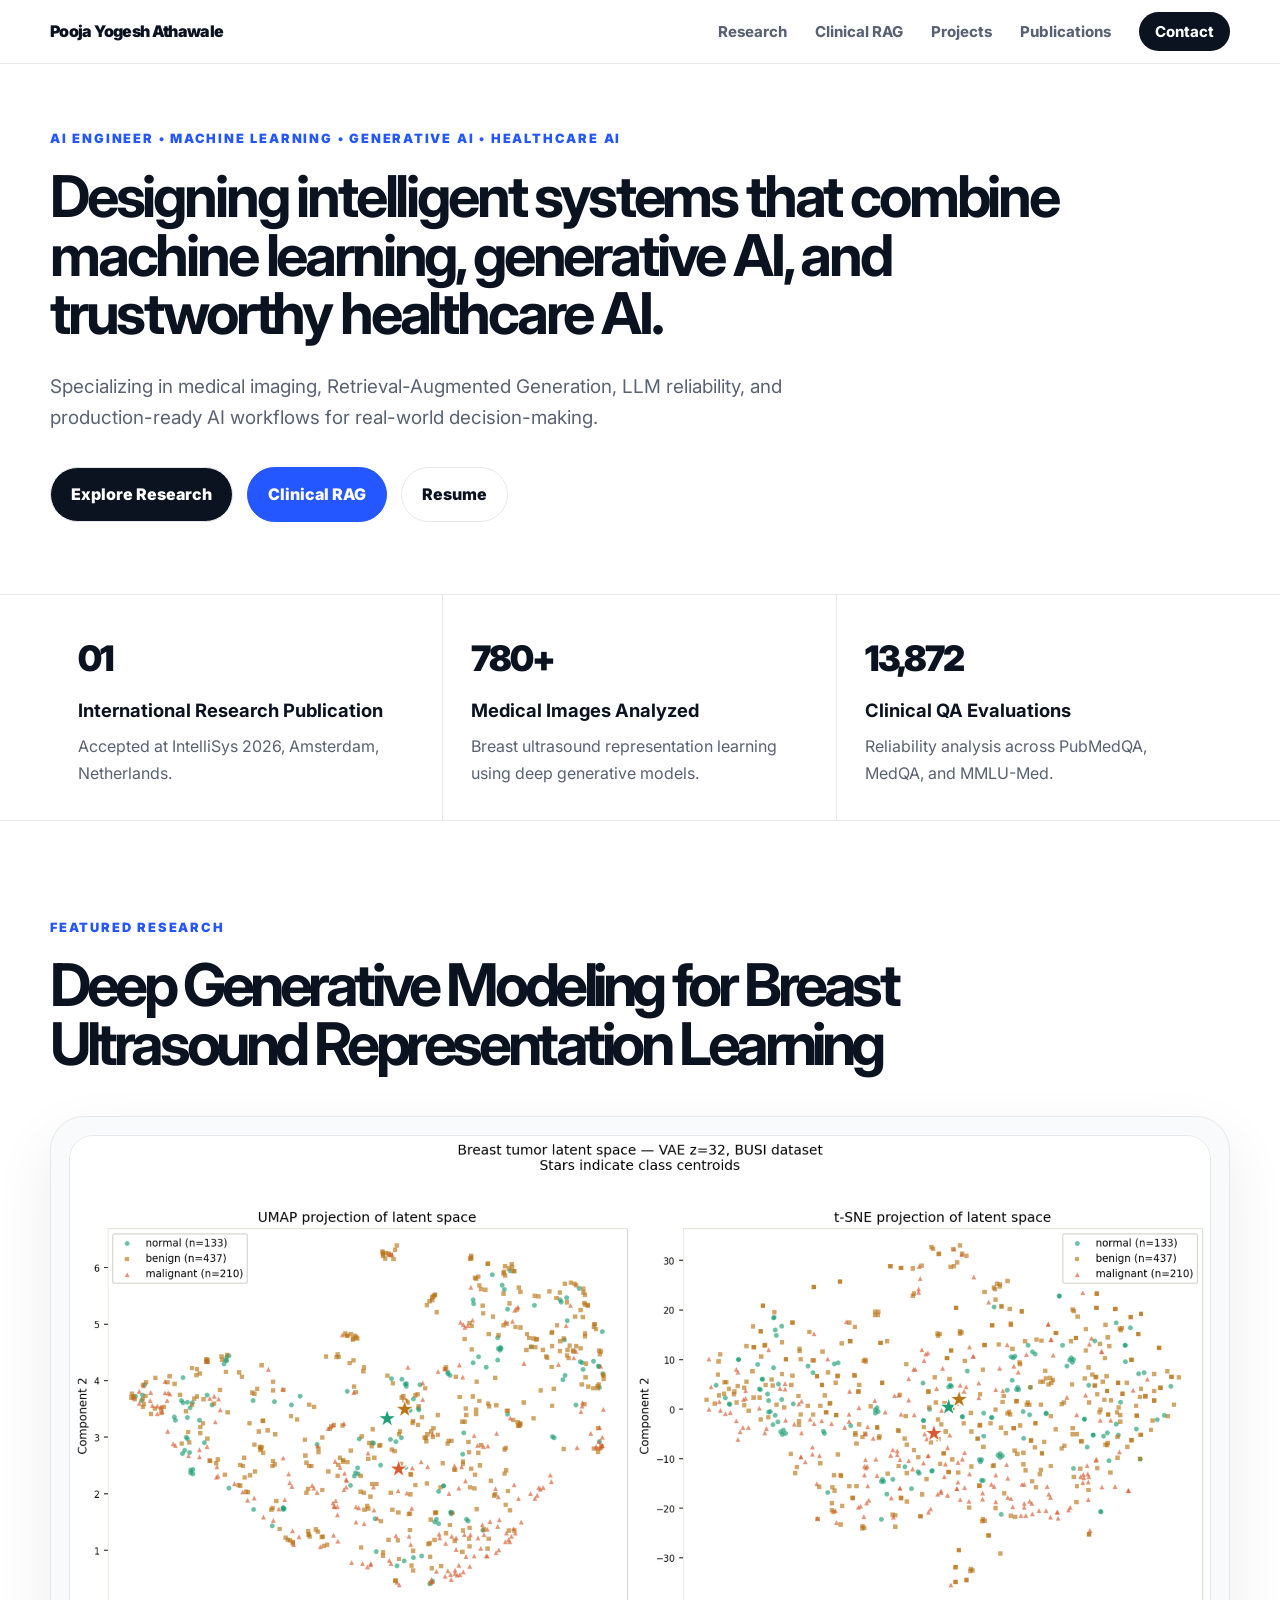
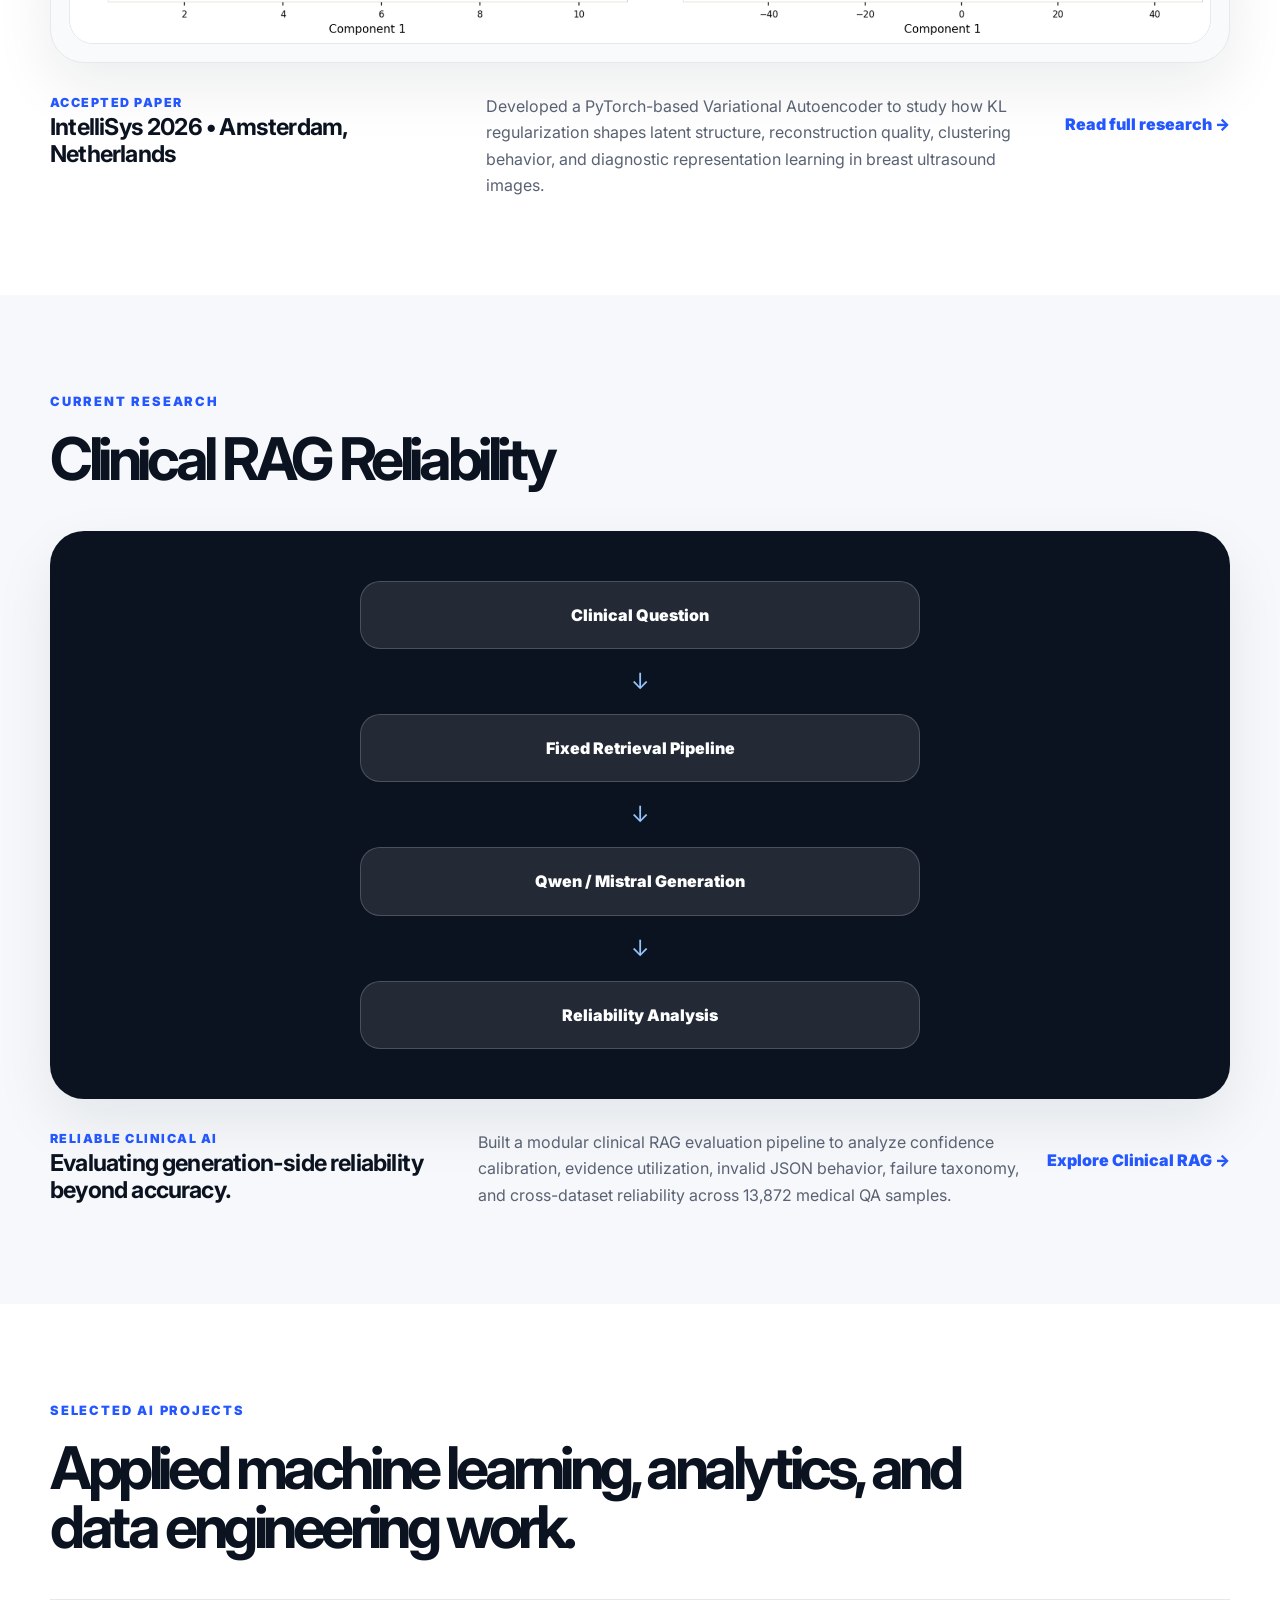
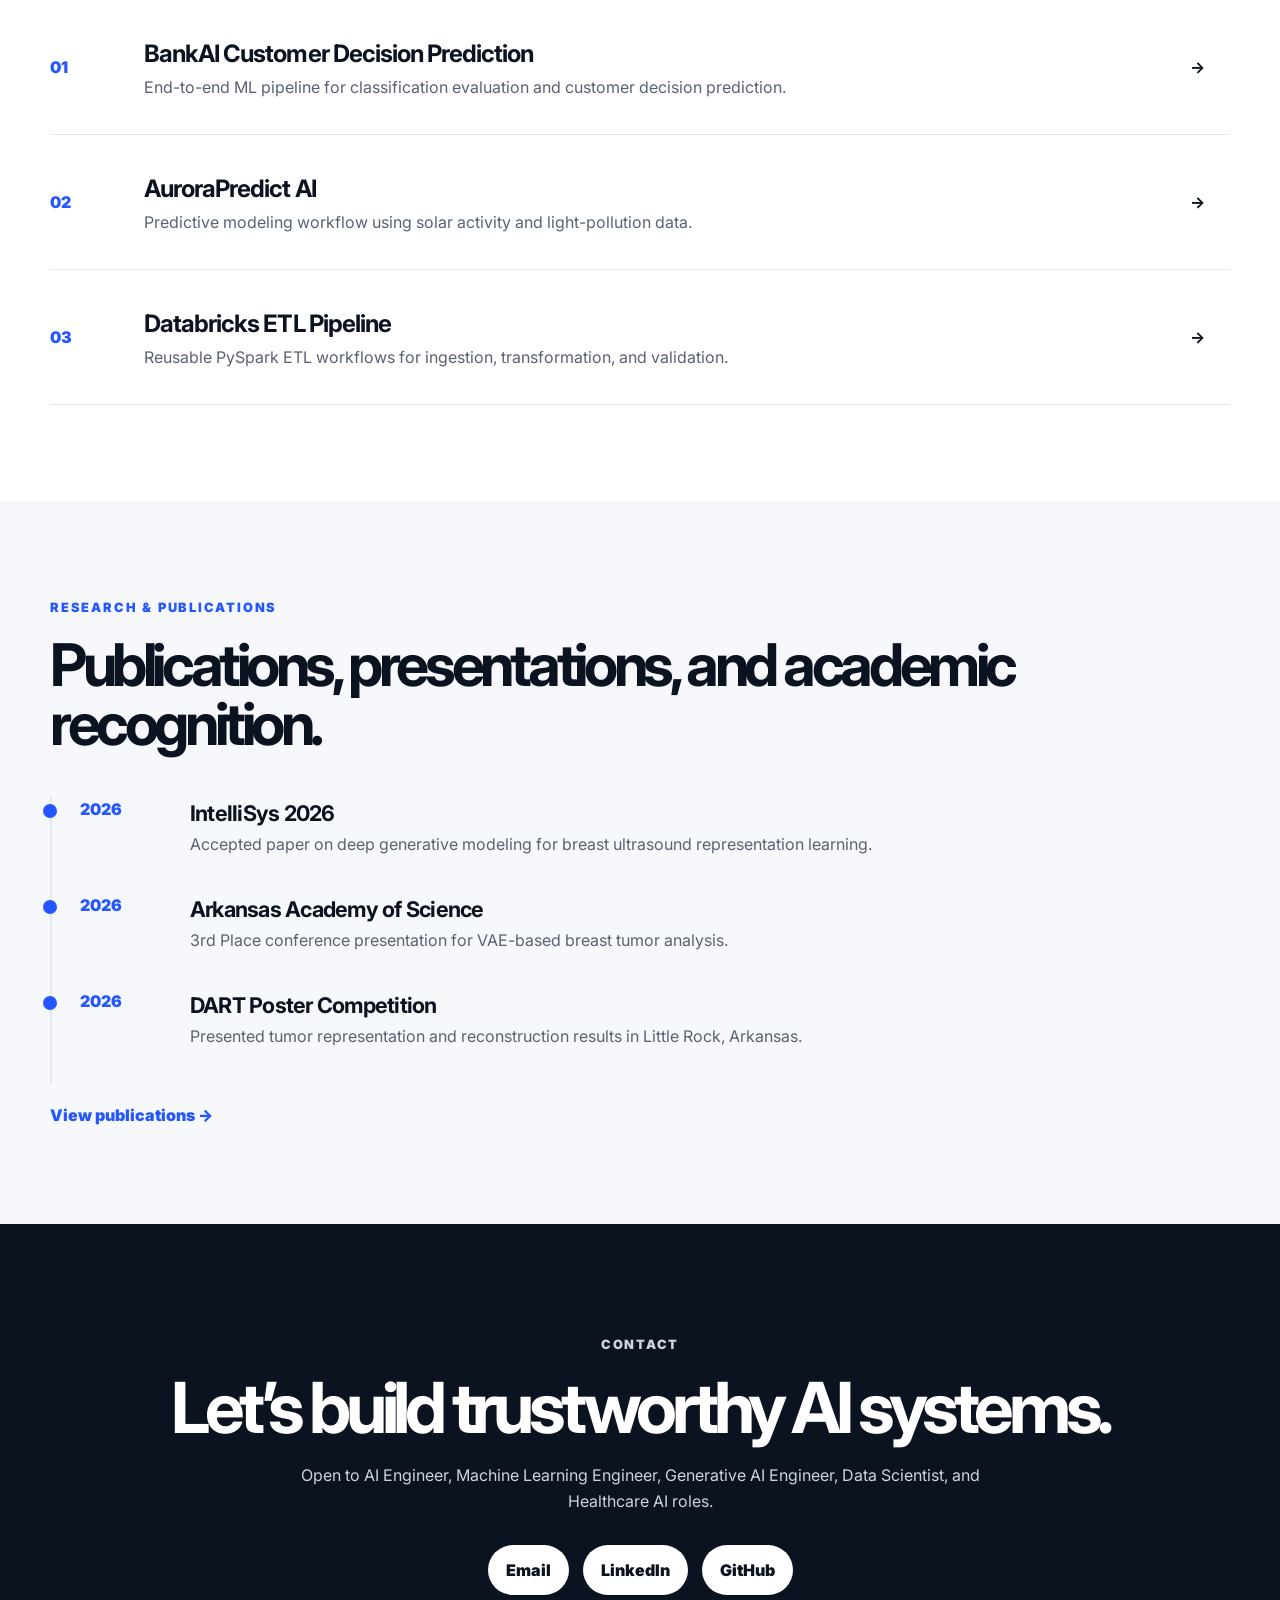
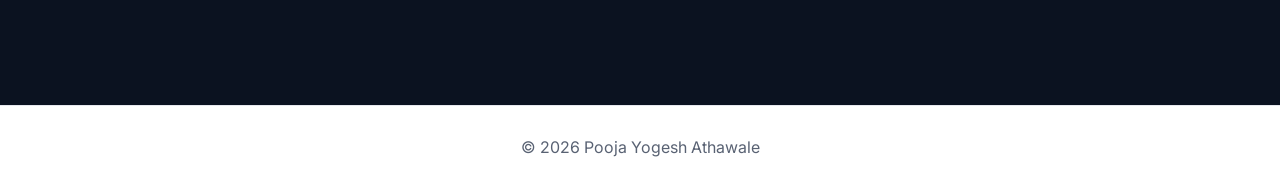
<file: index.html>
<!DOCTYPE html>
<html lang="en">
<head>
  <meta charset="UTF-8" />
  <meta name="viewport" content="width=device-width, initial-scale=1.0" />
  <meta name="description" content="Pooja Yogesh Athawale — AI Engineer specializing in Generative AI, Healthcare AI, Clinical RAG, Medical Imaging, and Machine Learning." />
  <title>Pooja Yogesh Athawale | AI Engineer & Researcher</title>
  <link rel="preconnect" href="https://fonts.googleapis.com">
  <link rel="preconnect" href="https://fonts.gstatic.com" crossorigin>
  <link href="https://fonts.googleapis.com/css2?family=Inter:wght@400;500;600;700;800;900&display=swap" rel="stylesheet">
  <link rel="stylesheet" href="css/style.css" />
</head>
<body>
<header class="site-header">
  <nav class="nav">
    <a class="brand" href="index.html">Pooja Yogesh Athawale</a>
    <button class="menu-btn" id="menuBtn" aria-label="Open navigation">☰</button>
    <ul class="nav-links" id="navLinks">
      <li><a href="research.html">Research</a></li>
      <li><a href="clinical-rag.html">Clinical RAG</a></li>
      <li><a href="projects.html">Projects</a></li>
      <li><a href="publications.html">Publications</a></li>
      <li><a class="nav-pill" href="#contact">Contact</a></li>
    </ul>
  </nav>
</header>
<main>
  <section class="hero">
    <p class="eyebrow reveal">AI Engineer • Machine Learning • Generative AI • Healthcare AI</p>
    <h1 class="reveal">Designing intelligent systems that combine machine learning, generative AI, and trustworthy healthcare AI.</h1>
    <p class="hero-copy reveal">Specializing in medical imaging, Retrieval-Augmented Generation, LLM reliability, and production-ready AI workflows for real-world decision-making.</p>
    <div class="hero-actions reveal">
      <a href="research.html" class="btn primary">Explore Research</a>
      <a href="clinical-rag.html" class="btn secondary">Clinical RAG</a>
      <a href="assets/PoojaAthawale_6yrs_AI_Data.pdf" target="_blank" class="btn ghost">Resume</a>
    </div>
  </section>

  <section class="impact-wrap">
    <div class="impact-grid">
      <article class="impact-item reveal"><span>01</span><h3>International Research Publication</h3><p>Accepted at IntelliSys 2026, Amsterdam, Netherlands.</p></article>
      <article class="impact-item reveal"><span>780+</span><h3>Medical Images Analyzed</h3><p>Breast ultrasound representation learning using deep generative models.</p></article>
      <article class="impact-item reveal"><span>13,872</span><h3>Clinical QA Evaluations</h3><p>Reliability analysis across PubMedQA, MedQA, and MMLU-Med.</p></article>
    </div>
  </section>

  <section class="feature-section" id="research">
    <div class="section-heading reveal"><p class="eyebrow">Featured Research</p><h2>Deep Generative Modeling for Breast Ultrasound Representation Learning</h2></div>
    <a class="visual-block reveal" href="research.html"><img src="assets/breast/umap_tsne_combined.png" alt="UMAP and t-SNE latent space visualization"></a>
    <div class="feature-copy reveal">
      <div><p class="label">Accepted Paper</p><h3>IntelliSys 2026 • Amsterdam, Netherlands</h3></div>
      <p>Developed a PyTorch-based Variational Autoencoder to study how KL regularization shapes latent structure, reconstruction quality, clustering behavior, and diagnostic representation learning in breast ultrasound images.</p>
      <a class="arrow-link" href="research.html">Read full research →</a>
    </div>
  </section>

  <section class="feature-section soft" id="clinical-rag">
    <div class="section-heading reveal"><p class="eyebrow">Current Research</p><h2>Clinical RAG Reliability</h2></div>
    <div class="rag-visual reveal"><div>Clinical Question</div><span>↓</span><div>Fixed Retrieval Pipeline</div><span>↓</span><div>Qwen / Mistral Generation</div><span>↓</span><div>Reliability Analysis</div></div>
    <div class="feature-copy reveal">
      <div><p class="label">Reliable Clinical AI</p><h3>Evaluating generation-side reliability beyond accuracy.</h3></div>
      <p>Built a modular clinical RAG evaluation pipeline to analyze confidence calibration, evidence utilization, invalid JSON behavior, failure taxonomy, and cross-dataset reliability across 13,872 medical QA samples.</p>
      <a class="arrow-link" href="clinical-rag.html">Explore Clinical RAG →</a>
    </div>
  </section>

  <section class="projects-section">
    <div class="section-heading reveal"><p class="eyebrow">Selected AI Projects</p><h2>Applied machine learning, analytics, and data engineering work.</h2></div>
    <div class="project-list">
      <a class="project-row reveal" href="projects.html"><span>01</span><div><h3>BankAI Customer Decision Prediction</h3><p>End-to-end ML pipeline for classification evaluation and customer decision prediction.</p></div><strong>→</strong></a>
      <a class="project-row reveal" href="projects.html"><span>02</span><div><h3>AuroraPredict AI</h3><p>Predictive modeling workflow using solar activity and light-pollution data.</p></div><strong>→</strong></a>
      <a class="project-row reveal" href="projects.html"><span>03</span><div><h3>Databricks ETL Pipeline</h3><p>Reusable PySpark ETL workflows for ingestion, transformation, and validation.</p></div><strong>→</strong></a>
    </div>
  </section>

  <section class="publications-section soft">
    <div class="section-heading reveal"><p class="eyebrow">Research & Publications</p><h2>Publications, presentations, and academic recognition.</h2></div>
    <div class="timeline reveal">
      <div class="timeline-item"><span>2026</span><div><h3>IntelliSys 2026</h3><p>Accepted paper on deep generative modeling for breast ultrasound representation learning.</p></div></div>
      <div class="timeline-item"><span>2026</span><div><h3>Arkansas Academy of Science</h3><p>3rd Place conference presentation for VAE-based breast tumor analysis.</p></div></div>
      <div class="timeline-item"><span>2026</span><div><h3>DART Poster Competition</h3><p>Presented tumor representation and reconstruction results in Little Rock, Arkansas.</p></div></div>
    </div>
    <a href="publications.html" class="arrow-link reveal">View publications →</a>
  </section>

  <section class="contact-section" id="contact">
    <p class="eyebrow reveal">Contact</p><h2 class="reveal">Let’s build trustworthy AI systems.</h2>
    <p class="reveal">Open to AI Engineer, Machine Learning Engineer, Generative AI Engineer, Data Scientist, and Healthcare AI roles.</p>
    <div class="contact-links reveal"><a href="mailto:athawale.pooja2015@gmail.com">Email</a><a href="https://www.linkedin.com/in/pooja-athawale-2a9a47231/" target="_blank">LinkedIn</a><a href="https://github.com/athawalepy2015" target="_blank">GitHub</a></div>
  </section>
</main>
<footer><p>© <span id="year"></span> Pooja Yogesh Athawale</p></footer>
<button id="topBtn" class="top-btn">↑</button>
<script src="js/script.js"></script>
</body>
</html>
</file>
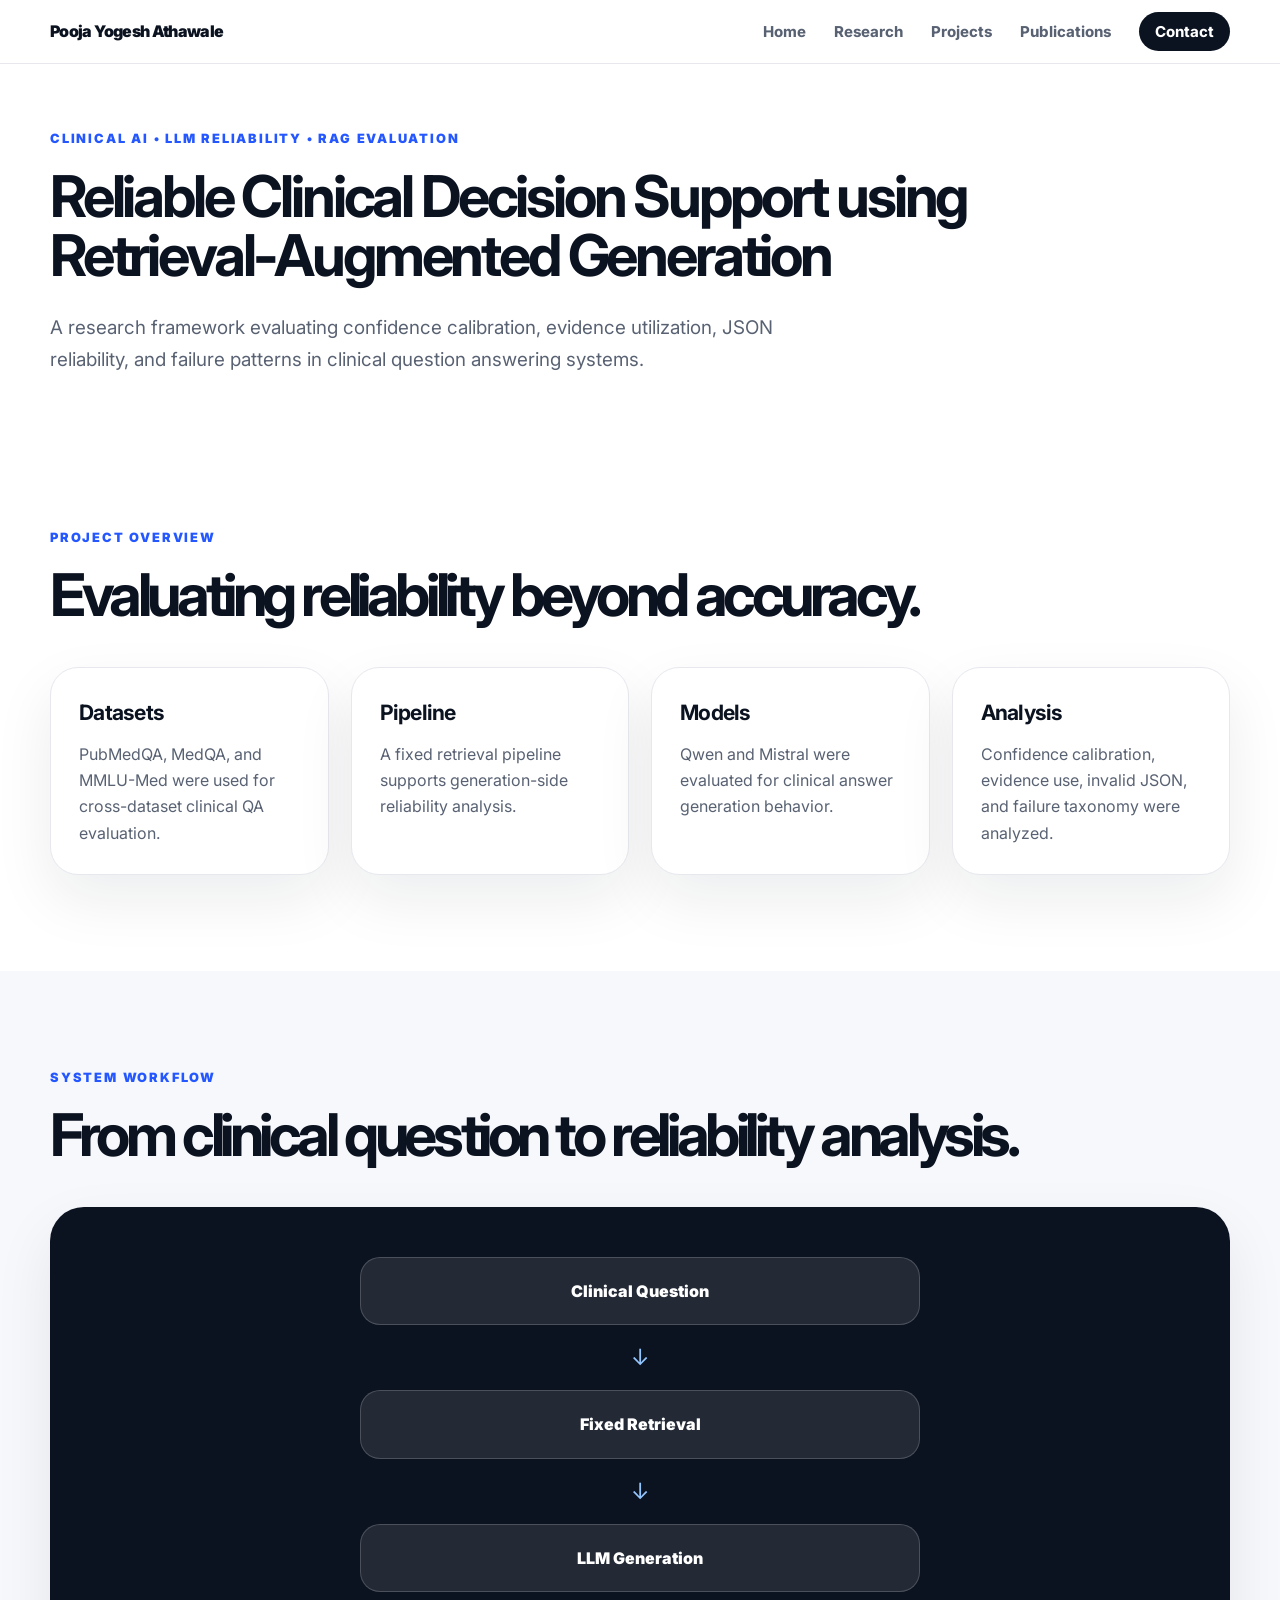
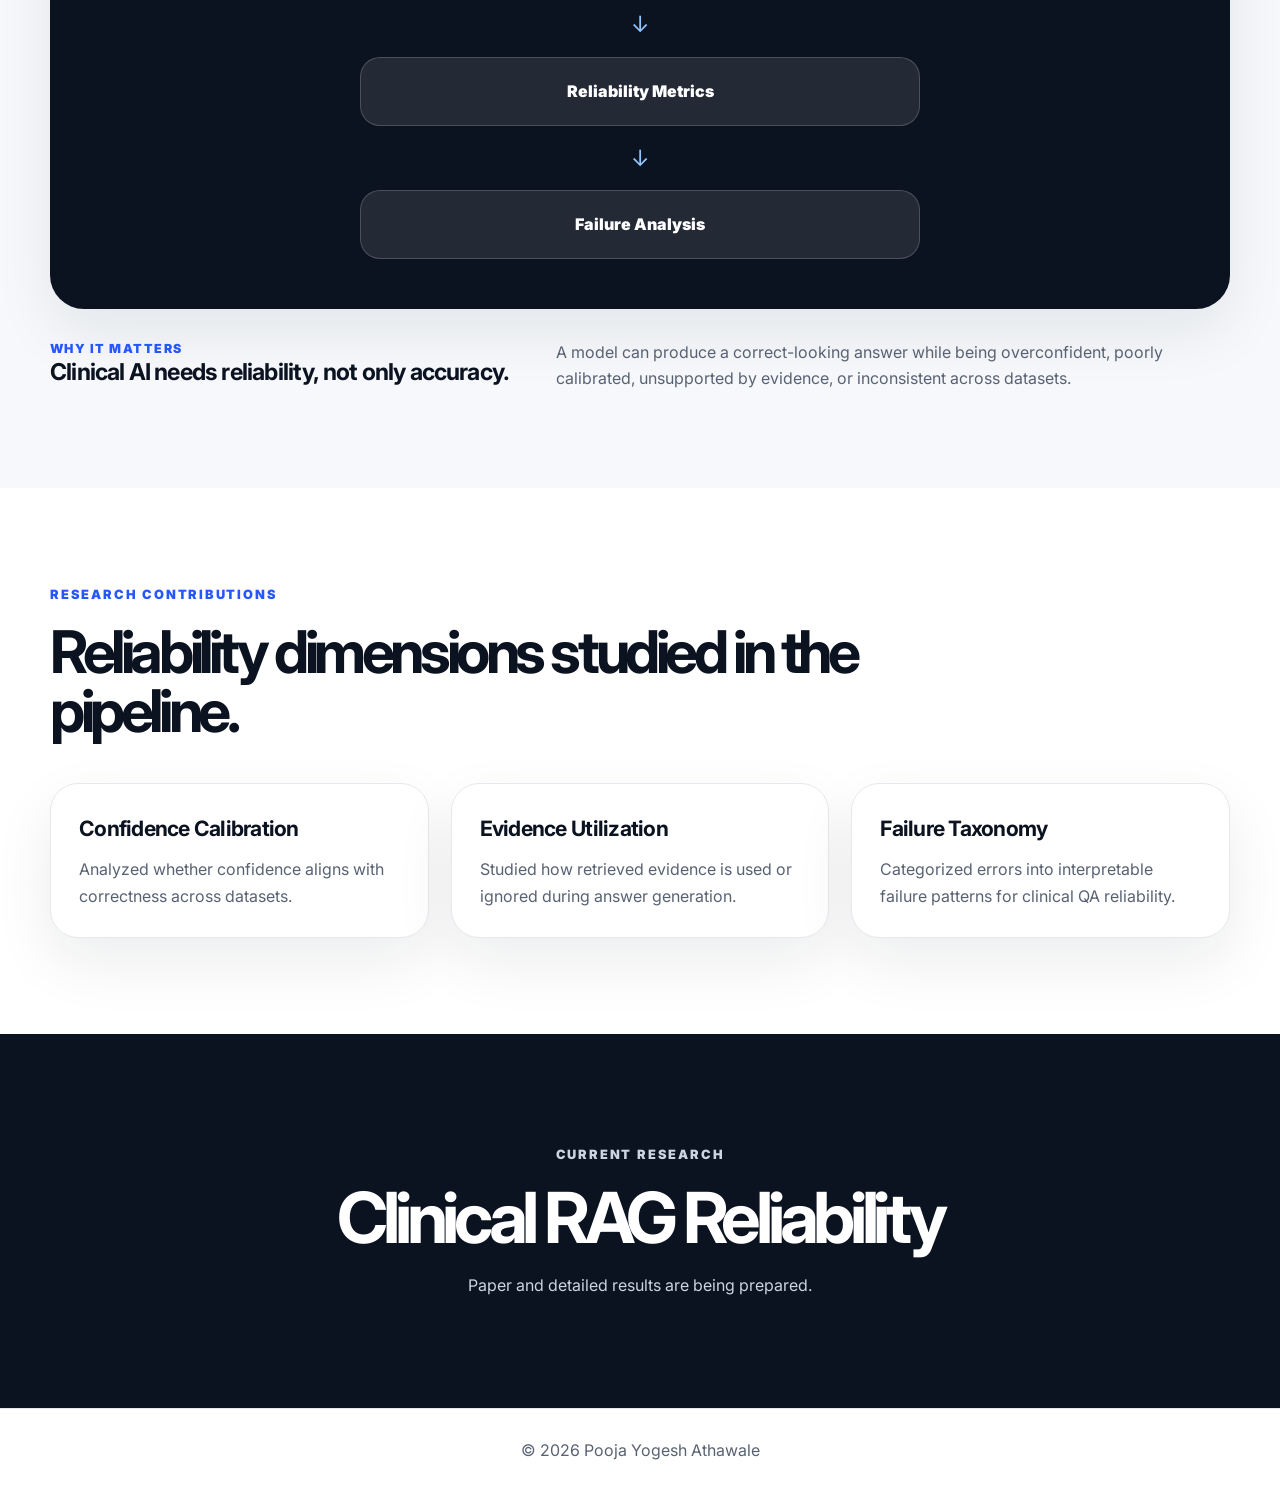
<file: clinical-rag.html>
<!DOCTYPE html><html lang="en"><head><meta charset="UTF-8"/><meta name="viewport" content="width=device-width, initial-scale=1.0"/><title>Clinical RAG Reliability | Pooja Yogesh Athawale</title><link rel="preconnect" href="https://fonts.googleapis.com"><link rel="preconnect" href="https://fonts.gstatic.com" crossorigin><link href="https://fonts.googleapis.com/css2?family=Inter:wght@400;500;600;700;800;900&display=swap" rel="stylesheet"><link rel="stylesheet" href="css/style.css"/></head><body><header class="site-header"><nav class="nav"><a class="brand" href="index.html">Pooja Yogesh Athawale</a><button class="menu-btn" id="menuBtn">☰</button><ul class="nav-links" id="navLinks"><li><a href="index.html">Home</a></li><li><a href="research.html">Research</a></li><li><a href="projects.html">Projects</a></li><li><a href="publications.html">Publications</a></li><li><a class="nav-pill" href="index.html#contact">Contact</a></li></ul></nav></header><main><section class="hero page-hero"><p class="eyebrow reveal">Clinical AI • LLM Reliability • RAG Evaluation</p><h1 class="reveal">Reliable Clinical Decision Support using Retrieval-Augmented Generation</h1><p class="hero-copy reveal">A research framework evaluating confidence calibration, evidence utilization, JSON reliability, and failure patterns in clinical question answering systems.</p></section><section class="content-section"><div class="section-heading reveal"><p class="eyebrow">Project Overview</p><h2>Evaluating reliability beyond accuracy.</h2></div><div class="quad-grid"><article class="info-card reveal"><h3>Datasets</h3><p>PubMedQA, MedQA, and MMLU-Med were used for cross-dataset clinical QA evaluation.</p></article><article class="info-card reveal"><h3>Pipeline</h3><p>A fixed retrieval pipeline supports generation-side reliability analysis.</p></article><article class="info-card reveal"><h3>Models</h3><p>Qwen and Mistral were evaluated for clinical answer generation behavior.</p></article><article class="info-card reveal"><h3>Analysis</h3><p>Confidence calibration, evidence use, invalid JSON, and failure taxonomy were analyzed.</p></article></div></section><section class="feature-section soft"><div class="section-heading reveal"><p class="eyebrow">System Workflow</p><h2>From clinical question to reliability analysis.</h2></div><div class="rag-visual reveal"><div>Clinical Question</div><span>↓</span><div>Fixed Retrieval</div><span>↓</span><div>LLM Generation</div><span>↓</span><div>Reliability Metrics</div><span>↓</span><div>Failure Analysis</div></div><div class="feature-copy reveal"><div><p class="label">Why it matters</p><h3>Clinical AI needs reliability, not only accuracy.</h3></div><p>A model can produce a correct-looking answer while being overconfident, poorly calibrated, unsupported by evidence, or inconsistent across datasets.</p></div></section><section class="content-section"><div class="section-heading reveal"><p class="eyebrow">Research Contributions</p><h2>Reliability dimensions studied in the pipeline.</h2></div><div class="card-grid"><article class="info-card reveal"><h3>Confidence Calibration</h3><p>Analyzed whether confidence aligns with correctness across datasets.</p></article><article class="info-card reveal"><h3>Evidence Utilization</h3><p>Studied how retrieved evidence is used or ignored during answer generation.</p></article><article class="info-card reveal"><h3>Failure Taxonomy</h3><p>Categorized errors into interpretable failure patterns for clinical QA reliability.</p></article></div></section><section class="contact-section"><p class="eyebrow reveal">Current Research</p><h2 class="reveal">Clinical RAG Reliability</h2><p class="reveal">Paper and detailed results are being prepared.</p></section></main><footer><p>© <span id="year"></span> Pooja Yogesh Athawale</p></footer><button id="topBtn" class="top-btn">↑</button><script src="js/script.js"></script></body></html>
</file>
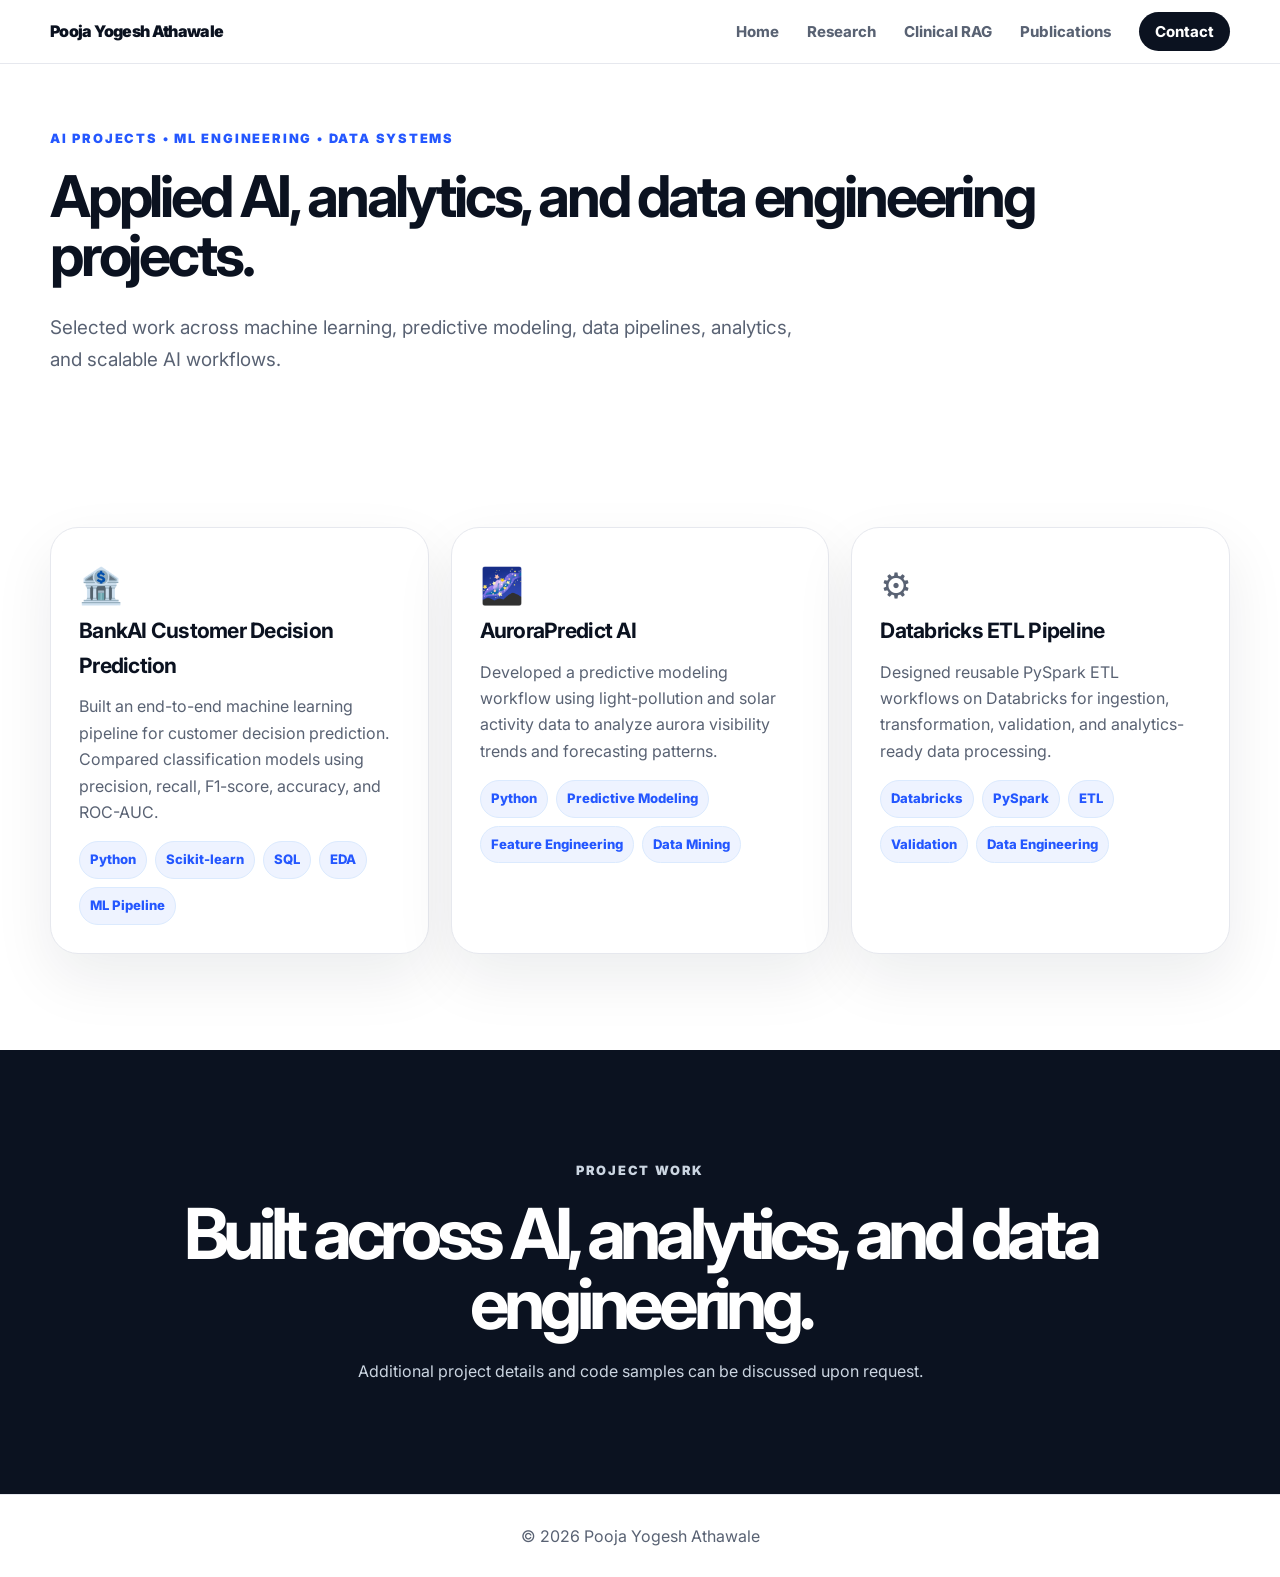
<file: projects.html>
<!DOCTYPE html><html lang="en"><head><meta charset="UTF-8"/><meta name="viewport" content="width=device-width, initial-scale=1.0"/><title>AI Projects | Pooja Yogesh Athawale</title><link rel="preconnect" href="https://fonts.googleapis.com"><link rel="preconnect" href="https://fonts.gstatic.com" crossorigin><link href="https://fonts.googleapis.com/css2?family=Inter:wght@400;500;600;700;800;900&display=swap" rel="stylesheet"><link rel="stylesheet" href="css/style.css"/></head><body><header class="site-header"><nav class="nav"><a class="brand" href="index.html">Pooja Yogesh Athawale</a><button class="menu-btn" id="menuBtn">☰</button><ul class="nav-links" id="navLinks"><li><a href="index.html">Home</a></li><li><a href="research.html">Research</a></li><li><a href="clinical-rag.html">Clinical RAG</a></li><li><a href="publications.html">Publications</a></li><li><a class="nav-pill" href="index.html#contact">Contact</a></li></ul></nav></header><main><section class="hero page-hero"><p class="eyebrow reveal">AI Projects • ML Engineering • Data Systems</p><h1 class="reveal">Applied AI, analytics, and data engineering projects.</h1><p class="hero-copy reveal">Selected work across machine learning, predictive modeling, data pipelines, analytics, and scalable AI workflows.</p></section><section class="content-section"><div class="card-grid"><article class="project-card reveal"><p class="icon">🏦</p><h3>BankAI Customer Decision Prediction</h3><p>Built an end-to-end machine learning pipeline for customer decision prediction. Compared classification models using precision, recall, F1-score, accuracy, and ROC-AUC.</p><div class="tags"><span>Python</span><span>Scikit-learn</span><span>SQL</span><span>EDA</span><span>ML Pipeline</span></div></article><article class="project-card reveal"><p class="icon">🌌</p><h3>AuroraPredict AI</h3><p>Developed a predictive modeling workflow using light-pollution and solar activity data to analyze aurora visibility trends and forecasting patterns.</p><div class="tags"><span>Python</span><span>Predictive Modeling</span><span>Feature Engineering</span><span>Data Mining</span></div></article><article class="project-card reveal"><p class="icon">⚙️</p><h3>Databricks ETL Pipeline</h3><p>Designed reusable PySpark ETL workflows on Databricks for ingestion, transformation, validation, and analytics-ready data processing.</p><div class="tags"><span>Databricks</span><span>PySpark</span><span>ETL</span><span>Validation</span><span>Data Engineering</span></div></article></div></section><section class="contact-section"><p class="eyebrow reveal">Project Work</p><h2 class="reveal">Built across AI, analytics, and data engineering.</h2><p class="reveal">Additional project details and code samples can be discussed upon request.</p></section></main><footer><p>© <span id="year"></span> Pooja Yogesh Athawale</p></footer><button id="topBtn" class="top-btn">↑</button><script src="js/script.js"></script></body></html>
</file>
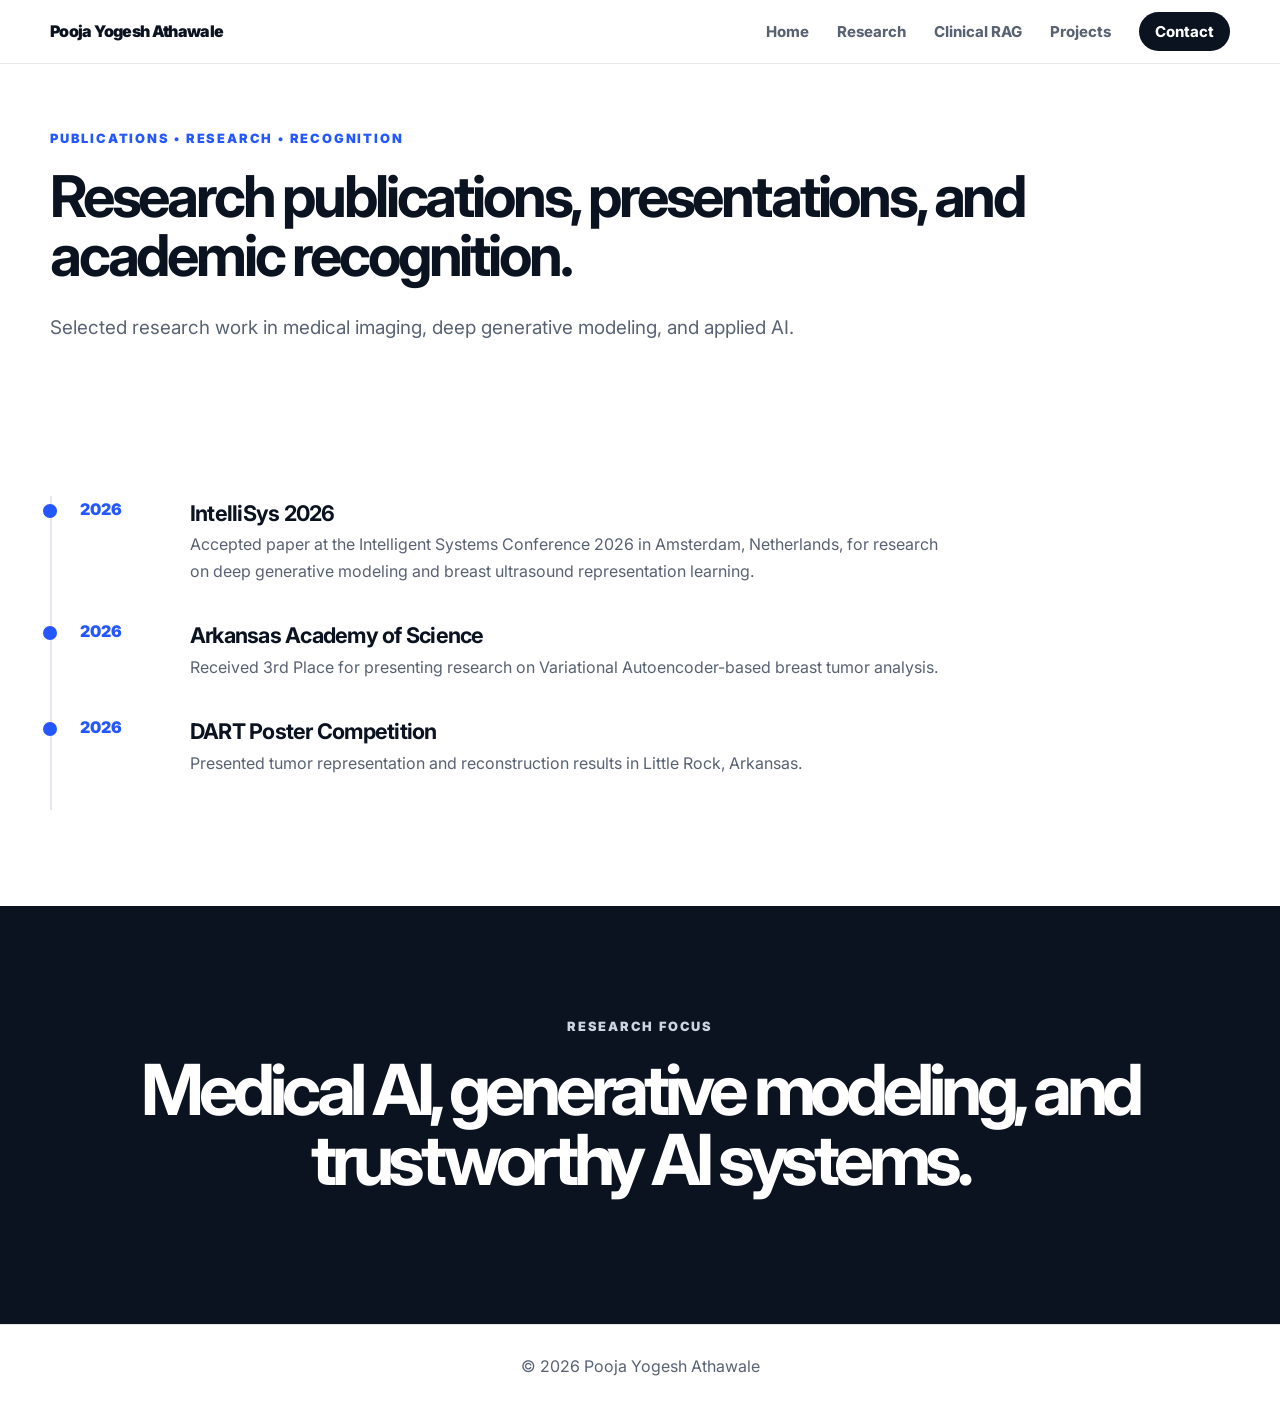
<file: publications.html>
<!DOCTYPE html><html lang="en"><head><meta charset="UTF-8"/><meta name="viewport" content="width=device-width, initial-scale=1.0"/><title>Publications | Pooja Yogesh Athawale</title><link rel="preconnect" href="https://fonts.googleapis.com"><link rel="preconnect" href="https://fonts.gstatic.com" crossorigin><link href="https://fonts.googleapis.com/css2?family=Inter:wght@400;500;600;700;800;900&display=swap" rel="stylesheet"><link rel="stylesheet" href="css/style.css"/></head><body><header class="site-header"><nav class="nav"><a class="brand" href="index.html">Pooja Yogesh Athawale</a><button class="menu-btn" id="menuBtn">☰</button><ul class="nav-links" id="navLinks"><li><a href="index.html">Home</a></li><li><a href="research.html">Research</a></li><li><a href="clinical-rag.html">Clinical RAG</a></li><li><a href="projects.html">Projects</a></li><li><a class="nav-pill" href="index.html#contact">Contact</a></li></ul></nav></header><main><section class="hero page-hero"><p class="eyebrow reveal">Publications • Research • Recognition</p><h1 class="reveal">Research publications, presentations, and academic recognition.</h1><p class="hero-copy reveal">Selected research work in medical imaging, deep generative modeling, and applied AI.</p></section><section class="content-section"><div class="timeline reveal"><div class="timeline-item"><span>2026</span><div><h3>IntelliSys 2026</h3><p>Accepted paper at the Intelligent Systems Conference 2026 in Amsterdam, Netherlands, for research on deep generative modeling and breast ultrasound representation learning.</p></div></div><div class="timeline-item"><span>2026</span><div><h3>Arkansas Academy of Science</h3><p>Received 3rd Place for presenting research on Variational Autoencoder-based breast tumor analysis.</p></div></div><div class="timeline-item"><span>2026</span><div><h3>DART Poster Competition</h3><p>Presented tumor representation and reconstruction results in Little Rock, Arkansas.</p></div></div></div></section><section class="contact-section"><p class="eyebrow reveal">Research Focus</p><h2 class="reveal">Medical AI, generative modeling, and trustworthy AI systems.</h2></section></main><footer><p>© <span id="year"></span> Pooja Yogesh Athawale</p></footer><button id="topBtn" class="top-btn">↑</button><script src="js/script.js"></script></body></html>
</file>
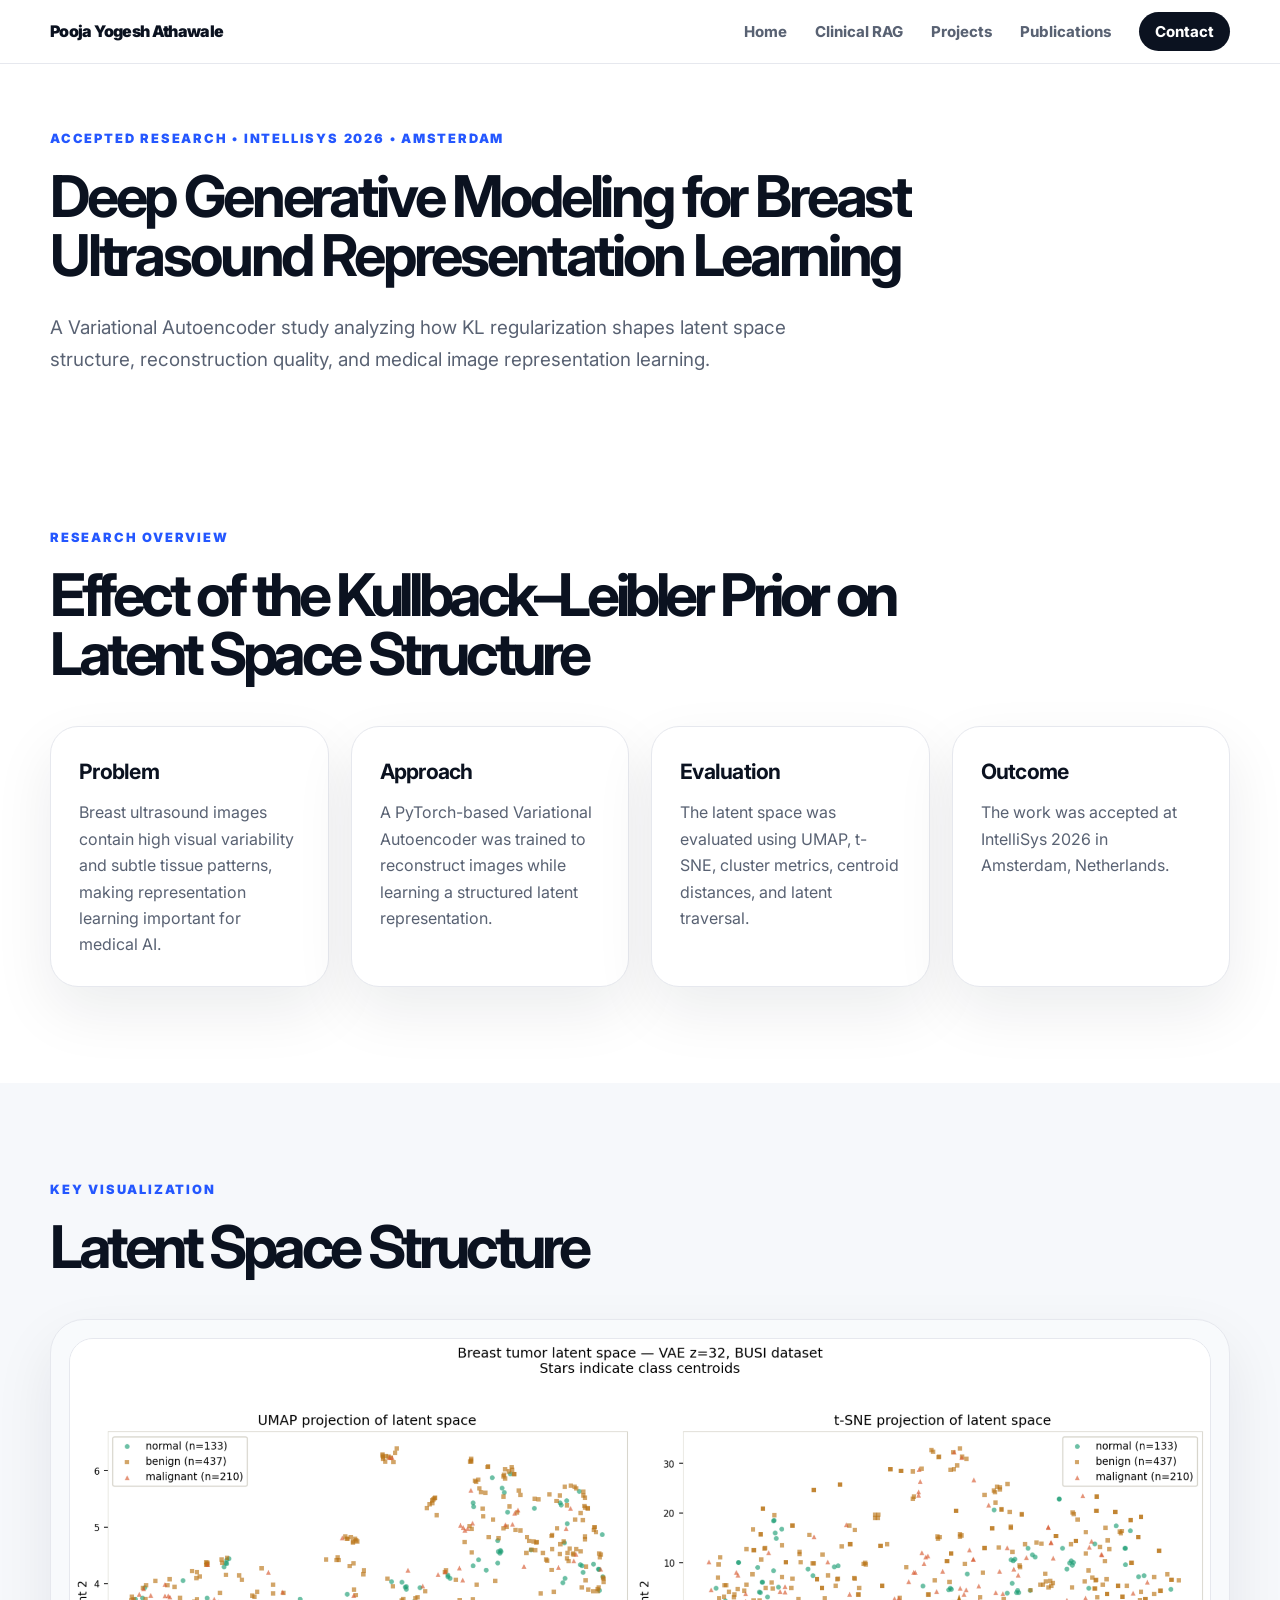
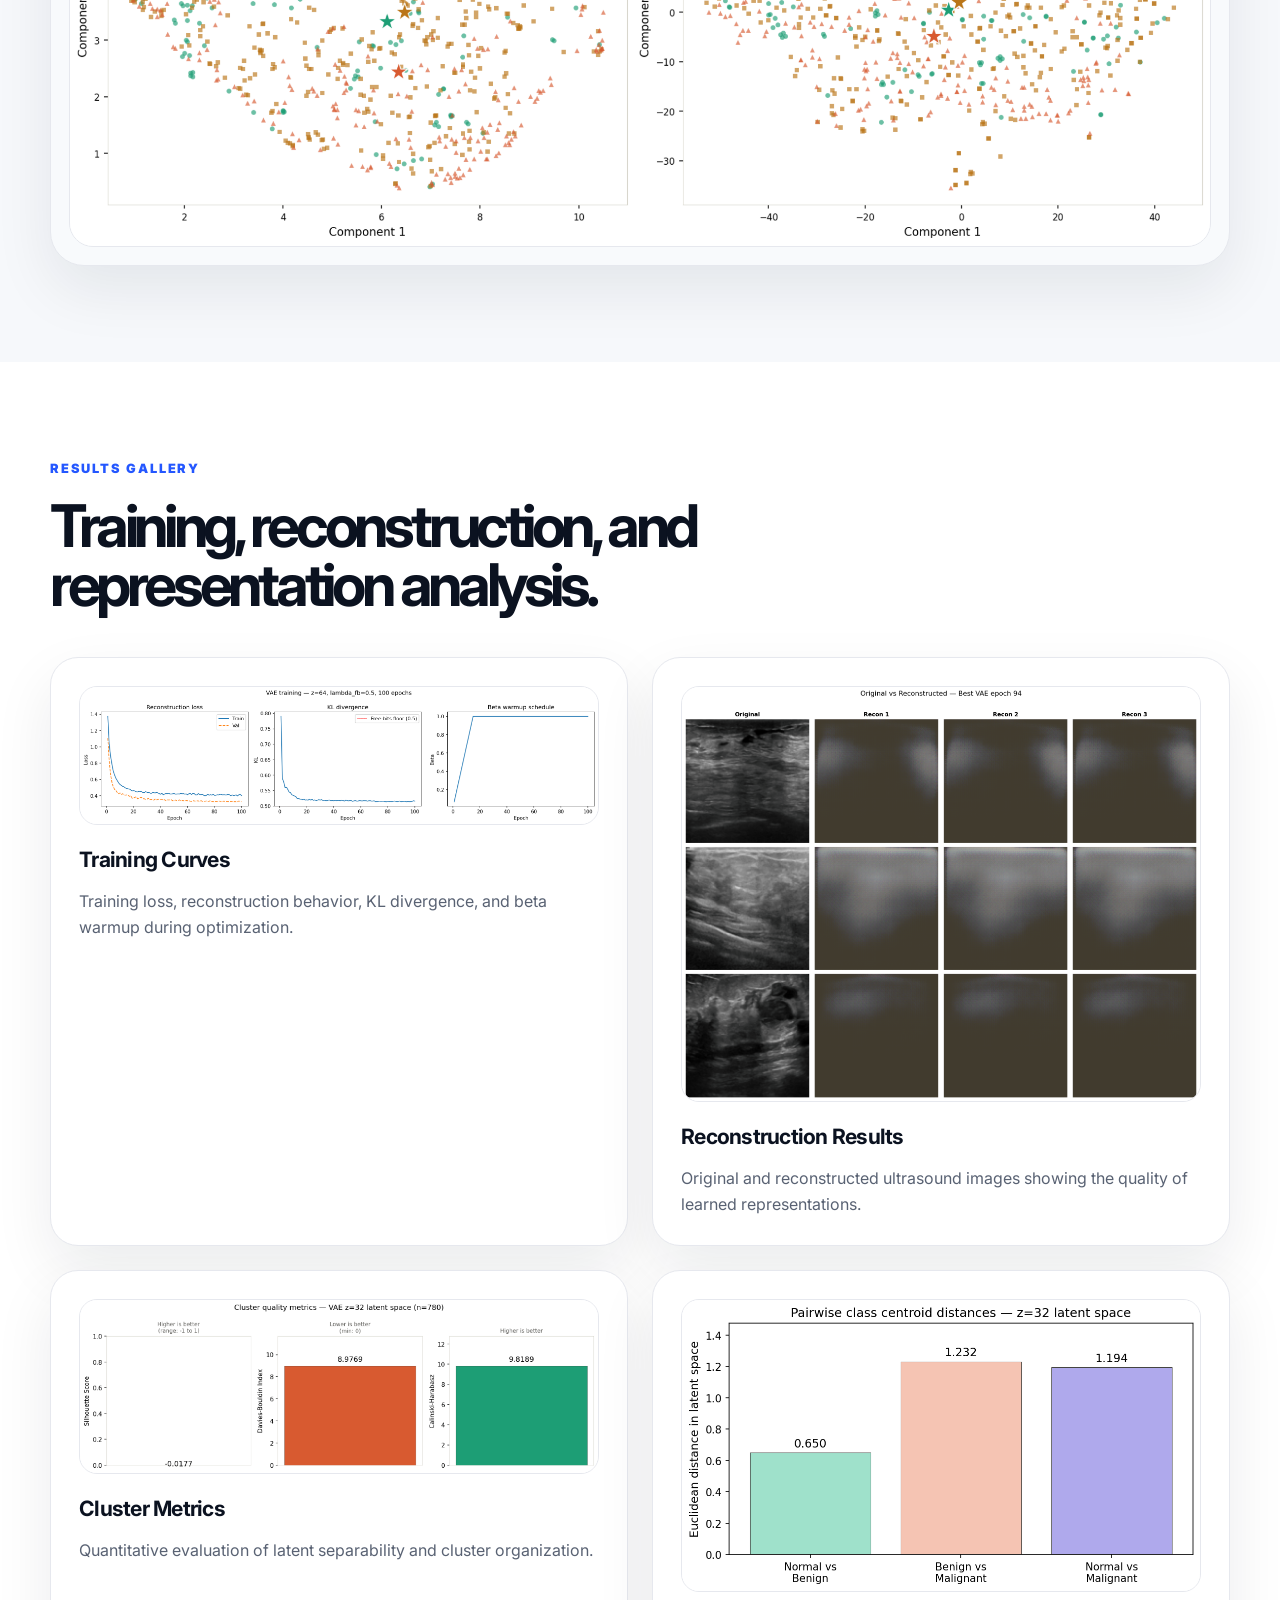
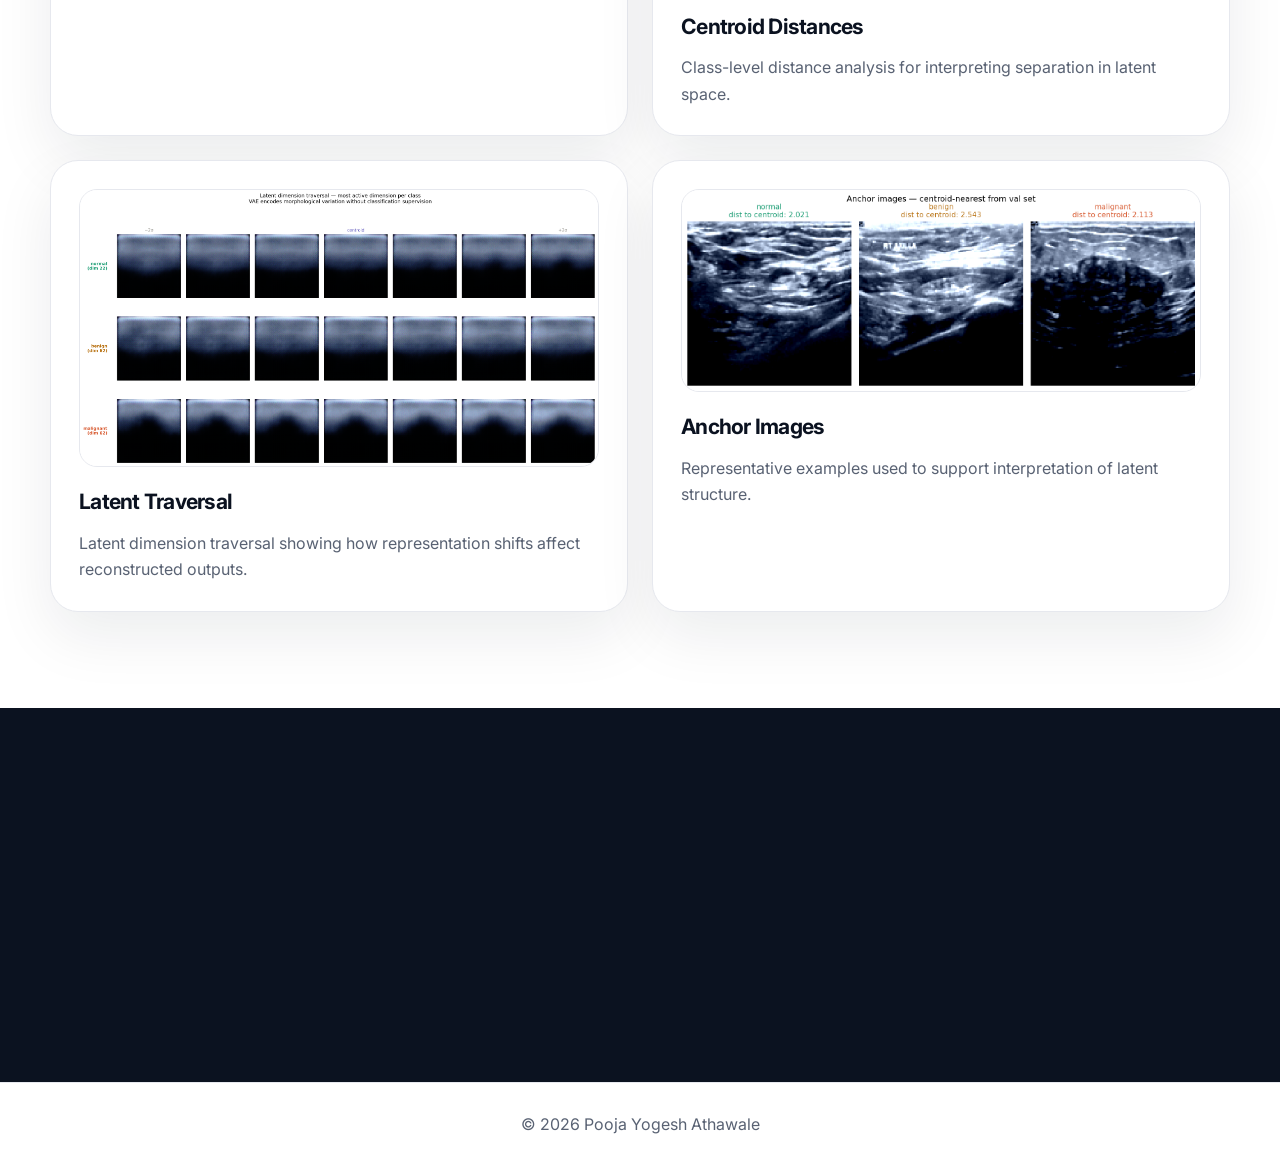
<file: research.html>
<!DOCTYPE html><html lang="en"><head><meta charset="UTF-8"/><meta name="viewport" content="width=device-width, initial-scale=1.0"/><meta name="description" content="Breast Ultrasound VAE research by Pooja Yogesh Athawale, accepted at IntelliSys 2026."/><title>Breast Ultrasound VAE Research | Pooja Yogesh Athawale</title><link rel="preconnect" href="https://fonts.googleapis.com"><link rel="preconnect" href="https://fonts.gstatic.com" crossorigin><link href="https://fonts.googleapis.com/css2?family=Inter:wght@400;500;600;700;800;900&display=swap" rel="stylesheet"><link rel="stylesheet" href="css/style.css"/></head><body><header class="site-header"><nav class="nav"><a class="brand" href="index.html">Pooja Yogesh Athawale</a><button class="menu-btn" id="menuBtn">☰</button><ul class="nav-links" id="navLinks"><li><a href="index.html">Home</a></li><li><a href="clinical-rag.html">Clinical RAG</a></li><li><a href="projects.html">Projects</a></li><li><a href="publications.html">Publications</a></li><li><a class="nav-pill" href="index.html#contact">Contact</a></li></ul></nav></header><main><section class="hero page-hero"><p class="eyebrow reveal">Accepted Research • IntelliSys 2026 • Amsterdam</p><h1 class="reveal">Deep Generative Modeling for Breast Ultrasound Representation Learning</h1><p class="hero-copy reveal">A Variational Autoencoder study analyzing how KL regularization shapes latent space structure, reconstruction quality, and medical image representation learning.</p></section><section class="content-section"><div class="section-heading reveal"><p class="eyebrow">Research Overview</p><h2>Effect of the Kullback–Leibler Prior on Latent Space Structure</h2></div><div class="quad-grid"><article class="info-card reveal"><h3>Problem</h3><p>Breast ultrasound images contain high visual variability and subtle tissue patterns, making representation learning important for medical AI.</p></article><article class="info-card reveal"><h3>Approach</h3><p>A PyTorch-based Variational Autoencoder was trained to reconstruct images while learning a structured latent representation.</p></article><article class="info-card reveal"><h3>Evaluation</h3><p>The latent space was evaluated using UMAP, t-SNE, cluster metrics, centroid distances, and latent traversal.</p></article><article class="info-card reveal"><h3>Outcome</h3><p>The work was accepted at IntelliSys 2026 in Amsterdam, Netherlands.</p></article></div></section><section class="content-section soft"><div class="section-heading reveal"><p class="eyebrow">Key Visualization</p><h2>Latent Space Structure</h2></div><div class="visual-block reveal"><img src="assets/breast/umap_tsne_combined.png" alt="UMAP and t-SNE latent space visualization"></div></section><section class="content-section"><div class="section-heading reveal"><p class="eyebrow">Results Gallery</p><h2>Training, reconstruction, and representation analysis.</h2></div><div class="gallery-grid"><article class="gallery-card reveal"><img src="assets/breast/final_training_curves.png" alt="Training curves"><h3>Training Curves</h3><p>Training loss, reconstruction behavior, KL divergence, and beta warmup during optimization.</p></article><article class="gallery-card reveal"><img src="assets/breast/final_reconstruction_grid.png" alt="Reconstruction grid"><h3>Reconstruction Results</h3><p>Original and reconstructed ultrasound images showing the quality of learned representations.</p></article><article class="gallery-card reveal"><img src="assets/breast/cluster_metrics_bar.png" alt="Cluster metrics"><h3>Cluster Metrics</h3><p>Quantitative evaluation of latent separability and cluster organization.</p></article><article class="gallery-card reveal"><img src="assets/breast/centroid_distances.png" alt="Centroid distances"><h3>Centroid Distances</h3><p>Class-level distance analysis for interpreting separation in latent space.</p></article><article class="gallery-card reveal"><img src="assets/breast/traversal_combined.png" alt="Latent traversal"><h3>Latent Traversal</h3><p>Latent dimension traversal showing how representation shifts affect reconstructed outputs.</p></article><article class="gallery-card reveal"><img src="assets/breast/anchor_images.png" alt="Anchor images"><h3>Anchor Images</h3><p>Representative examples used to support interpretation of latent structure.</p></article></div></section><section class="contact-section"><p class="eyebrow reveal">Research Status</p><h2 class="reveal">Accepted at IntelliSys 2026</h2><p class="reveal">Accepted for presentation at the Intelligent Systems Conference 2026 in Amsterdam, Netherlands.</p></section></main><footer><p>© <span id="year"></span> Pooja Yogesh Athawale</p></footer><button id="topBtn" class="top-btn">↑</button><script src="js/script.js"></script></body></html>
</file>
<file: css/style.css>
:root {
    --bg: #fff;
    --soft: #f6f8fb;
    --text: #0b1220;
    --muted: #596273;
    --line: #e6e8ee;
    --accent: #2457ff;
    --accent-soft: #eef3ff;
    --card: #fff;
    --shadow: 0 24px 60px rgba(15, 23, 42, .08);
}

* {
    box-sizing: border-box;
    margin: 0;
    padding: 0;
}

html {
    scroll-behavior: smooth;
}

body {
    font-family: Inter, system-ui, sans-serif;
    background: var(--bg);
    color: var(--text);
    line-height: 1.65;
}

a {
    text-decoration: none;
    color: inherit;
}

img {
    display: block;
    width: 100%;
}


/* =========================================================
   HEADER / NAVIGATION
========================================================= */

.site-header {
    position: sticky;
    top: 0;
    z-index: 50;
    background: rgba(255, 255, 255, .88);
    backdrop-filter: blur(18px);
    border-bottom: 1px solid var(--line);
}

.nav {
    width: min(1180px, calc(100% - 32px));
    margin: auto;
    display: flex;
    justify-content: space-between;
    align-items: center;
    padding: 18px 0;
}

.brand {
    font-weight: 900;
    letter-spacing: -.04em;
}

.nav-links {
    display: flex;
    align-items: center;
    gap: 28px;
    list-style: none;
}

.nav-links a {
    font-size: .94rem;
    font-weight: 750;
    color: var(--muted);
}

.nav-links a:hover {
    color: var(--accent);
}

.nav-pill {
    background: var(--text);
    color: #fff !important;
    padding: 10px 16px;
    border-radius: 999px;
}

.menu-btn {
    display: none;
    width: 42px;
    height: 42px;
    border: 1px solid var(--line);
    background: #fff;
    border-radius: 12px;
    font-size: 1.1rem;
}


/* =========================================================
   MAIN SECTIONS
========================================================= */

.hero,
.feature-section,
.projects-section,
.publications-section,
.content-section {
    width: min(1180px, calc(100% - 32px));
    margin: auto;
    padding: 96px 0;
}


/* =========================================================
   HERO
========================================================= */

.hero {
    padding-top: 64px;
    padding-bottom: 72px;
}

.page-hero {
    padding-bottom: 56px;
}

.eyebrow {
    color: var(--accent);
    font-size: .8rem;
    letter-spacing: .14em;
    text-transform: uppercase;
    font-weight: 900;
    margin-bottom: 18px;
}

/* UPDATED: Reduced hero heading size */
.hero h1 {
    font-size: clamp(2.8rem, 4.5vw, 4.8rem);
    line-height: 1.02;
    letter-spacing: -.055em;
    max-width: 1050px;
}

.hero-copy {
    font-size: 1.18rem;
    color: var(--muted);
    max-width: 760px;
    margin-top: 28px;
}

.hero-actions {
    display: flex;
    flex-wrap: wrap;
    gap: 14px;
    margin-top: 34px;
}


/* =========================================================
   BUTTONS
========================================================= */

.btn {
    display: inline-flex;
    align-items: center;
    justify-content: center;
    padding: 13px 20px;
    border: 1px solid var(--line);
    border-radius: 999px;
    font-weight: 850;
    transition: .25s;
}

.btn:hover {
    transform: translateY(-3px);
}

.primary {
    background: var(--text);
    color: #fff;
}

.secondary {
    background: var(--accent);
    color: #fff;
    border-color: var(--accent);
}

.ghost {
    background: #fff;
}


/* =========================================================
   IMPACT SECTION
========================================================= */

.impact-wrap {
    border-top: 1px solid var(--line);
    border-bottom: 1px solid var(--line);
}

.impact-grid {
    width: min(1180px, calc(100% - 32px));
    margin: auto;
    display: grid;
    grid-template-columns: repeat(3, 1fr);
}

.impact-item {
    padding: 34px 28px;
    border-right: 1px solid var(--line);
}

.impact-item:last-child {
    border-right: none;
}

.impact-item span {
    font-size: 2.2rem;
    font-weight: 900;
    letter-spacing: -.06em;
}

.impact-item h3 {
    font-size: 1.15rem;
    margin: 8px 0;
}

.impact-item p,
.feature-copy p,
.project-row p,
.timeline p,
.info-card p,
.gallery-card p,
.project-card p,
.contact-section p {
    color: var(--muted);
}


/* =========================================================
   SOFT BACKGROUND SECTION
========================================================= */

.soft {
    width: 100%;
    background: var(--soft);
    padding-left: max(16px, calc((100% - 1180px) / 2));
    padding-right: max(16px, calc((100% - 1180px) / 2));
}


/* =========================================================
   SECTION HEADINGS
========================================================= */

.section-heading {
    margin-bottom: 42px;
}

.section-heading h2 {
    font-size: clamp(2.2rem, 4.6vw, 4.7rem);
    letter-spacing: -.075em;
    line-height: 1;
    max-width: 980px;
}


/* =========================================================
   VISUAL BLOCK
========================================================= */

.visual-block {
    display: block;
    background: #f8fafc;
    border: 1px solid var(--line);
    border-radius: 34px;
    padding: 18px;
    box-shadow: var(--shadow);
    overflow: hidden;
}

.visual-block img {
    border-radius: 24px;
    border: 1px solid var(--line);
}


/* =========================================================
   FEATURE CONTENT
========================================================= */

.feature-copy {
    display: grid;
    grid-template-columns: .85fr 1.15fr auto;
    gap: 28px;
    align-items: start;
    margin-top: 30px;
}

.label {
    font-size: .78rem;
    text-transform: uppercase;
    letter-spacing: .12em;
    font-weight: 900;
    color: var(--accent) !important;
}

.feature-copy h3 {
    font-size: 1.45rem;
    line-height: 1.2;
    letter-spacing: -.035em;
}

.arrow-link {
    display: inline-block;
    color: var(--accent);
    font-weight: 900;
    margin-top: 18px;
}


/* =========================================================
   RAG VISUAL
========================================================= */

.rag-visual {
    background: #0b1220;
    color: #fff;
    border-radius: 34px;
    padding: 50px;
    display: flex;
    flex-direction: column;
    gap: 14px;
    align-items: center;
    box-shadow: var(--shadow);
}

.rag-visual div {
    width: min(560px, 100%);
    text-align: center;
    padding: 20px;
    border-radius: 20px;
    background: rgba(255, 255, 255, .1);
    border: 1px solid rgba(255, 255, 255, .18);
    font-weight: 900;
}

.rag-visual span {
    color: #93c5fd;
    font-size: 1.4rem;
}


/* =========================================================
   PROJECT LIST
========================================================= */

.project-list {
    border-top: 1px solid var(--line);
}

.project-row {
    display: grid;
    grid-template-columns: 70px 1fr 40px;
    gap: 24px;
    align-items: center;
    padding: 34px 0;
    border-bottom: 1px solid var(--line);
    transition: .25s;
}

.project-row:hover {
    transform: translateX(8px);
}

.project-row span {
    font-weight: 900;
    color: var(--accent);
}

.project-row h3 {
    font-size: 1.5rem;
    letter-spacing: -.04em;
}


/* =========================================================
   TIMELINE
========================================================= */

.timeline {
    border-left: 2px solid var(--line);
    padding-left: 28px;
    max-width: 900px;
}

.timeline-item {
    position: relative;
    display: grid;
    grid-template-columns: 90px 1fr;
    gap: 20px;
    padding: 0 0 34px;
}

.timeline-item:before {
    content: "";
    position: absolute;
    left: -37px;
    top: 8px;
    width: 14px;
    height: 14px;
    border-radius: 50%;
    background: var(--accent);
}

.timeline-item span {
    font-weight: 900;
    color: var(--accent);
}

.timeline-item h3 {
    font-size: 1.35rem;
    letter-spacing: -.035em;
}


/* =========================================================
   CARDS / GRIDS
========================================================= */

.quad-grid,
.card-grid {
    display: grid;
    grid-template-columns: repeat(3, 1fr);
    gap: 22px;
}

.quad-grid {
    grid-template-columns: repeat(4, 1fr);
}

.info-card,
.project-card,
.gallery-card {
    background: white;
    border: 1px solid var(--line);
    border-radius: 28px;
    padding: 28px;
    box-shadow: var(--shadow);
}

.info-card h3,
.project-card h3,
.gallery-card h3 {
    font-size: 1.32rem;
    letter-spacing: -.035em;
    margin-bottom: 10px;
}

.gallery-grid {
    display: grid;
    grid-template-columns: repeat(2, 1fr);
    gap: 24px;
}

.gallery-card img {
    border-radius: 18px;
    border: 1px solid var(--line);
    margin-bottom: 18px;
}

.icon {
    font-size: 2.2rem;
}


/* =========================================================
   TAGS
========================================================= */

.tags {
    display: flex;
    flex-wrap: wrap;
    gap: 8px;
    margin-top: 16px;
}

.tags span {
    background: var(--accent-soft);
    color: var(--accent);
    border: 1px solid #dbeafe;
    border-radius: 999px;
    padding: 7px 10px;
    font-size: .82rem;
    font-weight: 800;
}


/* =========================================================
   CONTACT
========================================================= */

.contact-section {
    background: #0b1220;
    color: #fff;
    text-align: center;
    padding: 110px max(16px, calc((100% - 1180px) / 2));
}

.contact-section h2 {
    font-size: clamp(2.5rem, 5.5vw, 5rem);
    line-height: 1;
    letter-spacing: -.075em;
    margin-bottom: 18px;
}

.contact-section p {
    max-width: 760px;
    margin-left: auto;
    margin-right: auto;
    color: #cbd5e1;
}

.contact-links {
    display: flex;
    justify-content: center;
    flex-wrap: wrap;
    gap: 14px;
    margin-top: 30px;
}

.contact-links a {
    background: #fff;
    color: #0b1220;
    border-radius: 999px;
    padding: 12px 18px;
    font-weight: 900;
}


/* =========================================================
   FOOTER
========================================================= */

footer {
    text-align: center;
    padding: 28px;
    border-top: 1px solid var(--line);
    color: var(--muted);
}


/* =========================================================
   BACK TO TOP BUTTON
========================================================= */

.top-btn {
    position: fixed;
    right: 22px;
    bottom: 22px;
    width: 46px;
    height: 46px;
    border-radius: 50%;
    border: 0;
    background: var(--text);
    color: white;
    font-weight: 900;
    display: none;
}

.top-btn.show {
    display: block;
}


/* =========================================================
   SCROLL REVEAL
========================================================= */

.reveal {
    opacity: 0;
    transform: translateY(24px);
    transition: .7s ease;
}

.reveal.active {
    opacity: 1;
    transform: translateY(0);
}


/* =========================================================
   TABLET
========================================================= */

@media (max-width: 960px) {

    .menu-btn {
        display: block;
    }

    .nav-links {
        position: absolute;
        left: 16px;
        right: 16px;
        top: 72px;
        display: none;
        flex-direction: column;
        background: white;
        border: 1px solid var(--line);
        border-radius: 20px;
        padding: 20px;
        box-shadow: var(--shadow);
    }

    .nav-links.open {
        display: flex;
    }

    .hero,
    .feature-section,
    .projects-section,
    .publications-section,
    .content-section {
        padding: 70px 0;
    }

    /* Reduced tablet hero size */
    .hero h1 {
        font-size: 3rem;
        line-height: 1.03;
        letter-spacing: -.05em;
    }

    .impact-grid,
    .feature-copy,
    .quad-grid,
    .card-grid,
    .gallery-grid {
        grid-template-columns: 1fr;
    }

    .impact-item {
        border-right: 0;
        border-bottom: 1px solid var(--line);
    }

    .impact-item:last-child {
        border-bottom: 0;
    }

    .project-row {
        grid-template-columns: 40px 1fr 24px;
    }

    .section-heading h2 {
        font-size: 2.7rem;
    }
}


/* =========================================================
   MOBILE
========================================================= */

@media (max-width: 560px) {

    .nav {
        width: calc(100% - 24px);
    }

    .hero,
    .feature-section,
    .projects-section,
    .publications-section,
    .content-section {
        width: calc(100% - 24px);
        padding: 56px 0;
    }

    /* Reduced mobile hero size */
    .hero h1 {
        font-size: 2.35rem;
        line-height: 1.08;
        letter-spacing: -.04em;
    }

    .hero-copy {
        font-size: 1.05rem;
        margin-top: 22px;
    }

    .eyebrow {
        font-size: .72rem;
        margin-bottom: 14px;
    }

    .soft {
        padding-left: 12px;
        padding-right: 12px;
    }

    .rag-visual {
        padding: 28px;
    }

    .contact-section {
        padding: 78px 16px;
    }

    .feature-copy {
        gap: 16px;
    }

    .timeline-item {
        grid-template-columns: 1fr;
    }
}
</file>
